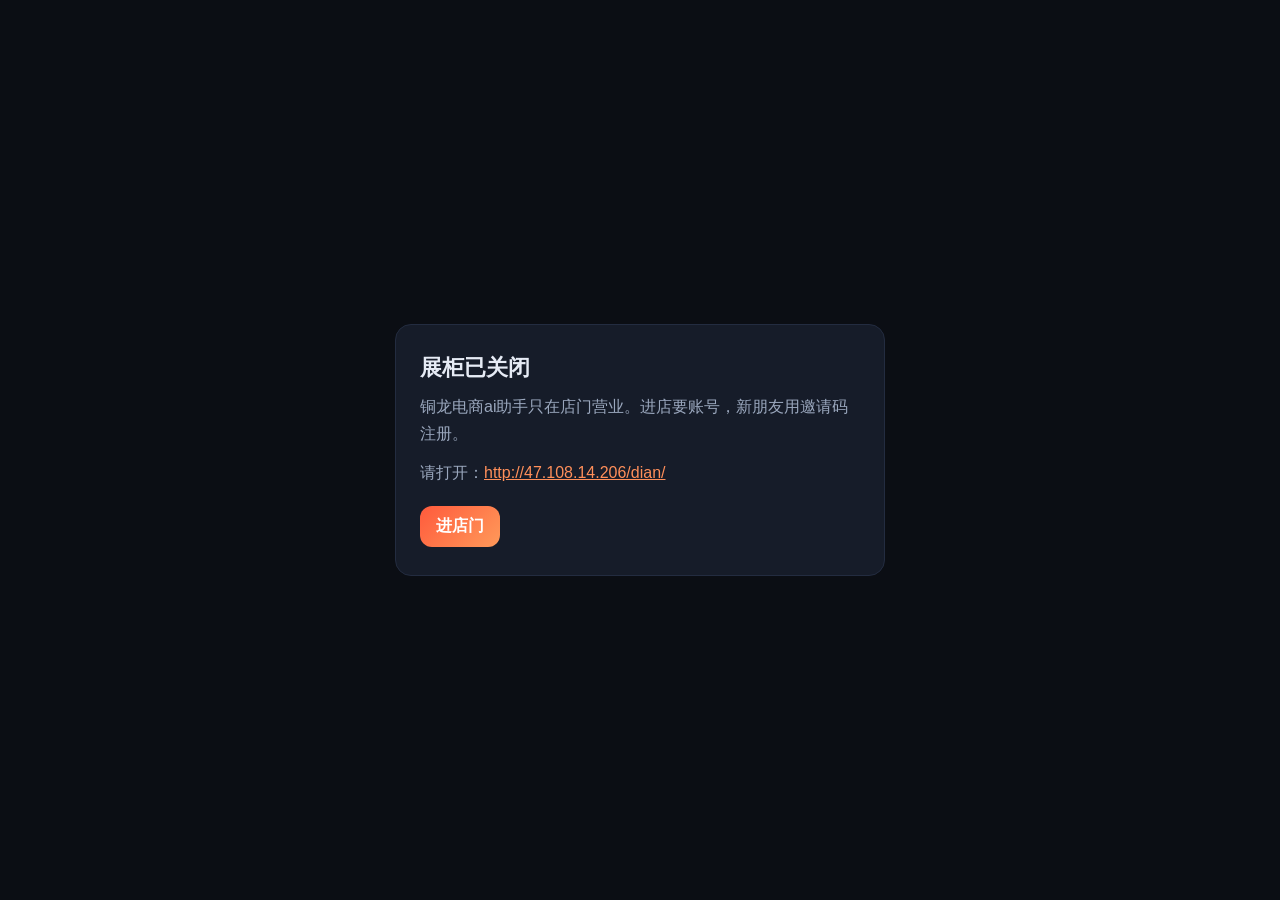
<file: docs/index.html>
<!DOCTYPE html>
<html lang="zh-CN">
<head>
<meta charset="UTF-8">
<meta name="viewport" content="width=device-width, initial-scale=1.0">
<meta http-equiv="refresh" content="8;url=http://47.108.14.206/dian/">
<title>铜龙电商ai助手已搬家</title>
<style>
  body { margin:0; min-height:100vh; display:flex; align-items:center; justify-content:center; font-family:-apple-system,BlinkMacSystemFont,"PingFang SC","Microsoft YaHei",sans-serif; background:#0b0e14; color:#e6ebf5; }
  .card { width:min(440px,92vw); padding:28px 24px; border:1px solid #232c40; border-radius:16px; background:#161c29; }
  h1 { margin:0 0 10px; font-size:22px; }
  p { margin:0 0 12px; color:#9aa7bd; line-height:1.7; }
  a { color:#ff8f5a; }
  .btn { display:inline-block; margin-top:8px; padding:10px 16px; border-radius:12px; background:linear-gradient(135deg,#ff5a3c,#ff9a5a); color:#fff; text-decoration:none; font-weight:700; }
</style>
</head>
<body>
  <div class="card">
    <h1>展柜已关闭</h1>
    <p>铜龙电商ai助手只在店门营业。进店要账号，新朋友用邀请码注册。</p>
    <p>请打开：<a href="http://47.108.14.206/dian/">http://47.108.14.206/dian/</a></p>
    <a class="btn" href="http://47.108.14.206/dian/">进店门</a>
  </div>
</body>
</html>
</file>
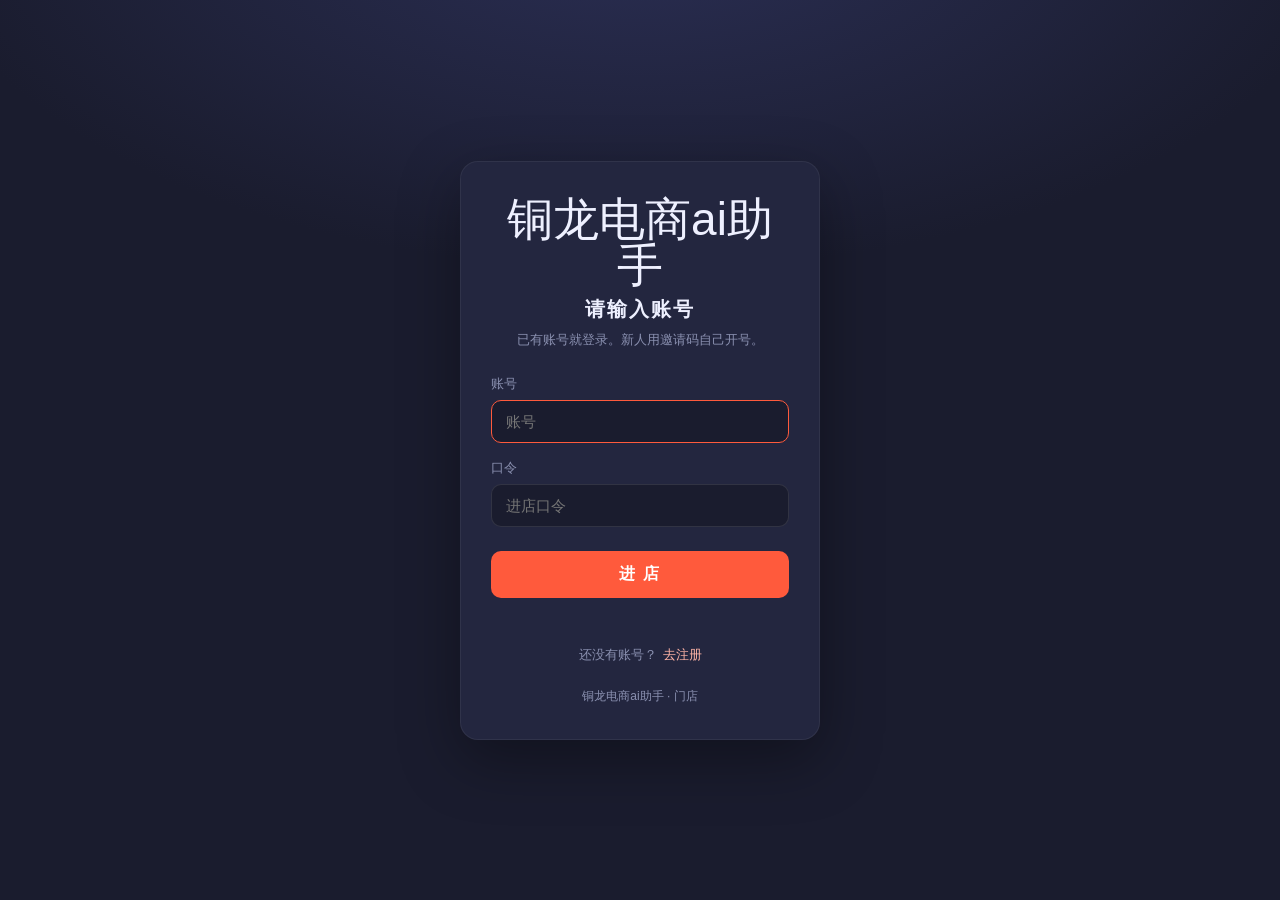
<file: gate/login.html>
<!DOCTYPE html>
<html lang="zh-CN">
<head>
<meta charset="UTF-8">
<meta name="viewport" content="width=device-width, initial-scale=1.0, maximum-scale=1.0, user-scalable=no">
<title>铜龙电商ai助手 · 请进店</title>
<style>
  :root { --bg:#1a1c2e; --card:#23263f; --accent:#ff5a3c; --text:#eef0ff; --muted:#8a90b0; }
  * { box-sizing:border-box; margin:0; padding:0; }
  body {
    min-height:100vh; display:flex; align-items:center; justify-content:center;
    background:radial-gradient(1200px 600px at 50% -10%, #2b2f55 0%, var(--bg) 60%);
    font-family:-apple-system,BlinkMacSystemFont,"PingFang SC","Microsoft YaHei",sans-serif;
    color:var(--text); padding:20px;
  }
  .card {
    width:100%; max-width:360px; background:var(--card);
    border:1px solid rgba(255,255,255,.06); border-radius:18px;
    padding:34px 30px; box-shadow:0 20px 60px rgba(0,0,0,.35);
  }
  .logo { text-align:center; font-size:46px; line-height:1; }
  .title { text-align:center; font-size:20px; font-weight:700; letter-spacing:2px; margin-top:8px; }
  .sub { text-align:center; color:var(--muted); font-size:13px; margin:8px 0 26px; }
  .field { margin-bottom:16px; }
  .field label { display:block; font-size:13px; color:var(--muted); margin-bottom:7px; }
  .field input {
    width:100%; padding:12px 14px; border-radius:10px; border:1px solid rgba(255,255,255,.1);
    background:#1a1c2e; color:var(--text); font-size:15px; outline:none;
  }
  .field input:focus { border-color:var(--accent); }
  .btn {
    width:100%; padding:13px; margin-top:8px; border:none; border-radius:10px;
    background:var(--accent); color:#fff; font-size:16px; font-weight:700; cursor:pointer; letter-spacing:2px;
  }
  .btn:disabled { opacity:.6; cursor:default; }
  .msg { text-align:center; color:#ff7a5c; font-size:13px; min-height:18px; margin-top:14px; }
  .foot { text-align:center; color:var(--muted); font-size:12px; margin-top:24px; }
  .switch { text-align:center; margin-top:16px; font-size:13px; color:var(--muted); }
  .switch a { color:#ffb4a6; text-decoration:none; margin-left:6px; }
  .reg-only { display:none; }
  body.mode-reg .reg-only { display:block; }
  body.mode-reg .login-only { display:none; }
</style>
</head>
<body>
  <div class="card">
    <div class="logo">铜龙电商ai助手</div>
    <div class="title" id="t">请输入账号</div>
    <div class="sub" id="s">已有账号就登录。新人用邀请码自己开号。</div>
    <form id="f" autocomplete="off">
      <div class="field">
        <label for="u">账号</label>
        <input id="u" name="username" type="text" placeholder="账号" required autofocus>
      </div>
      <div class="field">
        <label for="p">口令</label>
        <input id="p" name="password" type="password" placeholder="进店口令" required>
      </div>
      <div class="field reg-only">
        <label for="p2">再输一遍口令</label>
        <input id="p2" name="password2" type="password" placeholder="再输一遍">
      </div>
      <div class="field reg-only">
        <label for="inv">邀请码</label>
        <input id="inv" name="invite" type="text" placeholder="主人发给你的邀请码" autocomplete="off">
      </div>
      <button class="btn" id="b" type="submit">进 店</button>
    </form>
    <div class="msg" id="m"></div>
    <div class="switch login-only">还没有账号？<a href="#" id="toReg">去注册</a></div>
    <div class="switch reg-only">已有账号？<a href="#" id="toLogin">去登录</a></div>
    <div class="foot">铜龙电商ai助手 · 门店</div>
  </div>
<script>
const f = document.getElementById("f");
const b = document.getElementById("b");
const m = document.getElementById("m");
const t = document.getElementById("t");
const s = document.getElementById("s");
let mode = "login";
function setMode(next) {
  mode = next;
  document.body.className = next === "reg" ? "mode-reg" : "";
  t.textContent = next === "reg" ? "自己开号" : "请输入账号";
  s.textContent = next === "reg" ? "填账号、口令、邀请码。每人一间房。" : "已有账号就登录。新人用邀请码自己开号。";
  b.textContent = next === "reg" ? "注 册" : "进 店";
  document.getElementById("p2").required = next === "reg";
  document.getElementById("inv").required = next === "reg";
  m.textContent = "";
}
document.getElementById("toReg").addEventListener("click", (e) => { e.preventDefault(); setMode("reg"); });
document.getElementById("toLogin").addEventListener("click", (e) => { e.preventDefault(); setMode("login"); });
f.addEventListener("submit", async (e) => {
  e.preventDefault();
  m.textContent = "";
  b.disabled = true;
  const username = document.getElementById("u").value.trim();
  const password = document.getElementById("p").value;
  try {
    if (mode === "reg") {
      const password2 = document.getElementById("p2").value;
      if (password !== password2) {
        m.textContent = "两次口令不一致";
        b.disabled = false;
        return;
      }
      const res = await fetch("/dian/api/register", {
        method: "POST",
        headers: { "Content-Type": "application/json" },
        credentials: "same-origin",
        body: JSON.stringify({
          username,
          password,
          password2,
          invite: document.getElementById("inv").value.trim()
        })
      });
      const data = await res.json().catch(() => ({}));
      if (res.ok && data.ok) {
        location.replace("/dian/");
        return;
      }
      m.textContent = data.error || "注册失败";
    } else {
      const res = await fetch("/dian/api/login", {
        method: "POST",
        headers: { "Content-Type": "application/json" },
        credentials: "same-origin",
        body: JSON.stringify({ username, password })
      });
      const data = await res.json().catch(() => ({}));
      if (res.ok && data.ok) {
        location.replace("/dian/");
        return;
      }
      m.textContent = data.error || "账号或口令不对";
    }
  } catch (err) {
    m.textContent = "网络断了，请再试一次";
  }
  b.disabled = false;
});
</script>
</body>
</html>
</file>
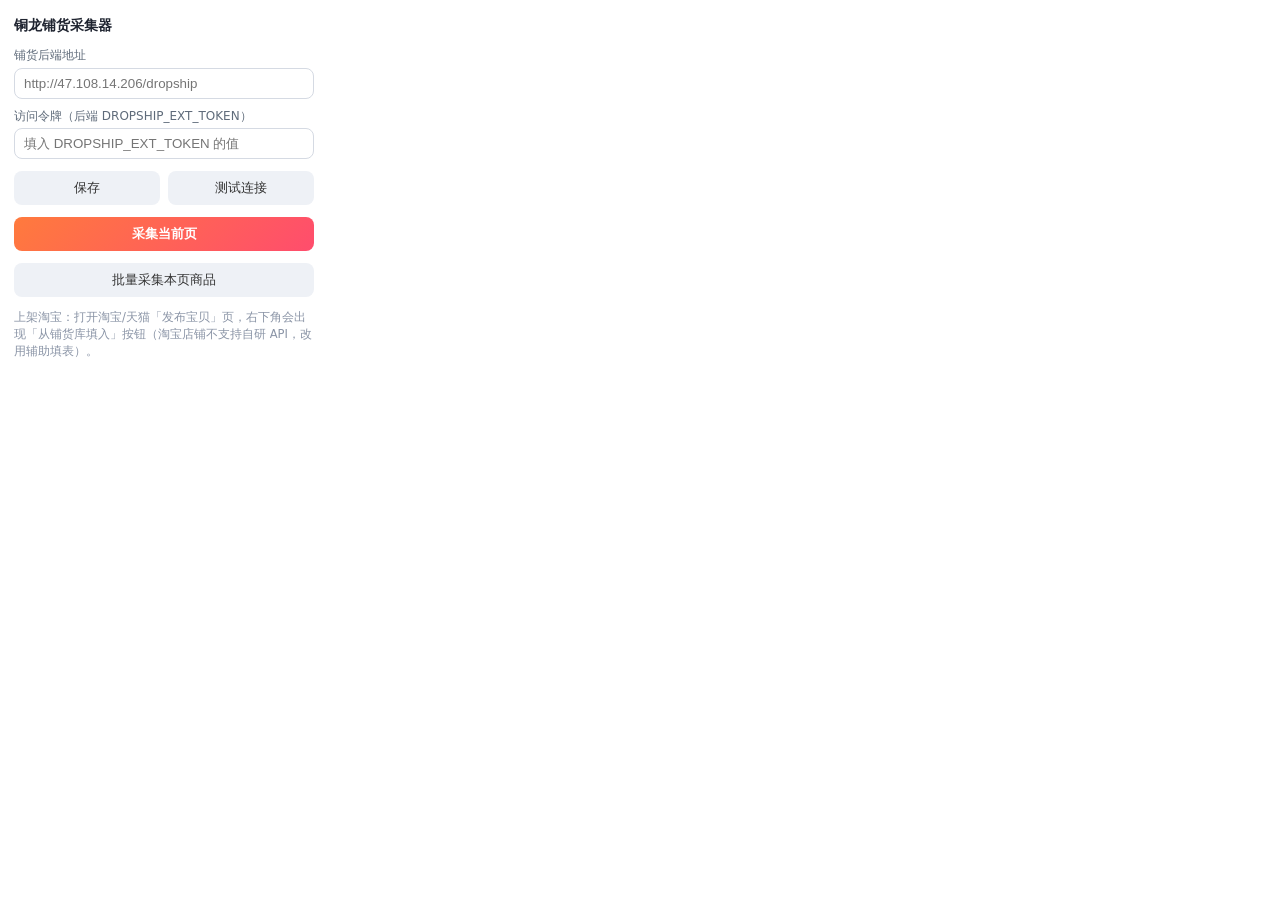
<file: dropship/extension/src/popup.html>
<!doctype html>
<html lang="zh-CN">
<head>
  <meta charset="utf-8" />
  <style>
    body { width: 300px; margin: 0; padding: 14px; font: 13px/1.6 system-ui, -apple-system, "PingFang SC", sans-serif; color: #1f2430; }
    h1 { font-size: 14px; margin: 0 0 10px; }
    label { display: block; margin: 8px 0 2px; color: #5f6b7a; font-size: 12px; }
    input { width: 100%; box-sizing: border-box; padding: 7px 9px; border: 1px solid #d5dae3; border-radius: 8px; }
    .row { display: flex; gap: 8px; margin-top: 12px; }
    button { flex: 1; padding: 8px 10px; border: none; border-radius: 8px; font-size: 13px; cursor: pointer; }
    .primary { background: linear-gradient(135deg, #ff7a3d, #ff4d6d); color: #fff; font-weight: 600; }
    .ghost { background: #eef1f6; color: #333; }
    #status { margin-top: 10px; font-size: 12px; min-height: 16px; color: #5f6b7a; }
    .tip { margin: 12px 0 0; font-size: 11.5px; line-height: 1.5; color: #8a94a6; }
    .ok { color: #14a05a; }
    .err { color: #d64545; }
  </style>
</head>
<body>
  <h1>铜龙铺货采集器</h1>
  <label>铺货后端地址</label>
  <input id="backendUrl" placeholder="http://47.108.14.206/dropship" />
  <label>访问令牌（后端 DROPSHIP_EXT_TOKEN）</label>
  <input id="token" type="password" placeholder="填入 DROPSHIP_EXT_TOKEN 的值" />
  <div class="row">
    <button id="save" class="ghost">保存</button>
    <button id="test" class="ghost">测试连接</button>
  </div>
  <div class="row">
    <button id="collect" class="primary">采集当前页</button>
  </div>
  <div class="row">
    <button id="batch" class="ghost">批量采集本页商品</button>
  </div>
  <p class="tip">上架淘宝：打开淘宝/天猫「发布宝贝」页，右下角会出现「从铺货库填入」按钮（淘宝店铺不支持自研 API，改用辅助填表）。</p>
  <div id="status"></div>
  <script src="popup.js"></script>
</body>
</html>
</file>
